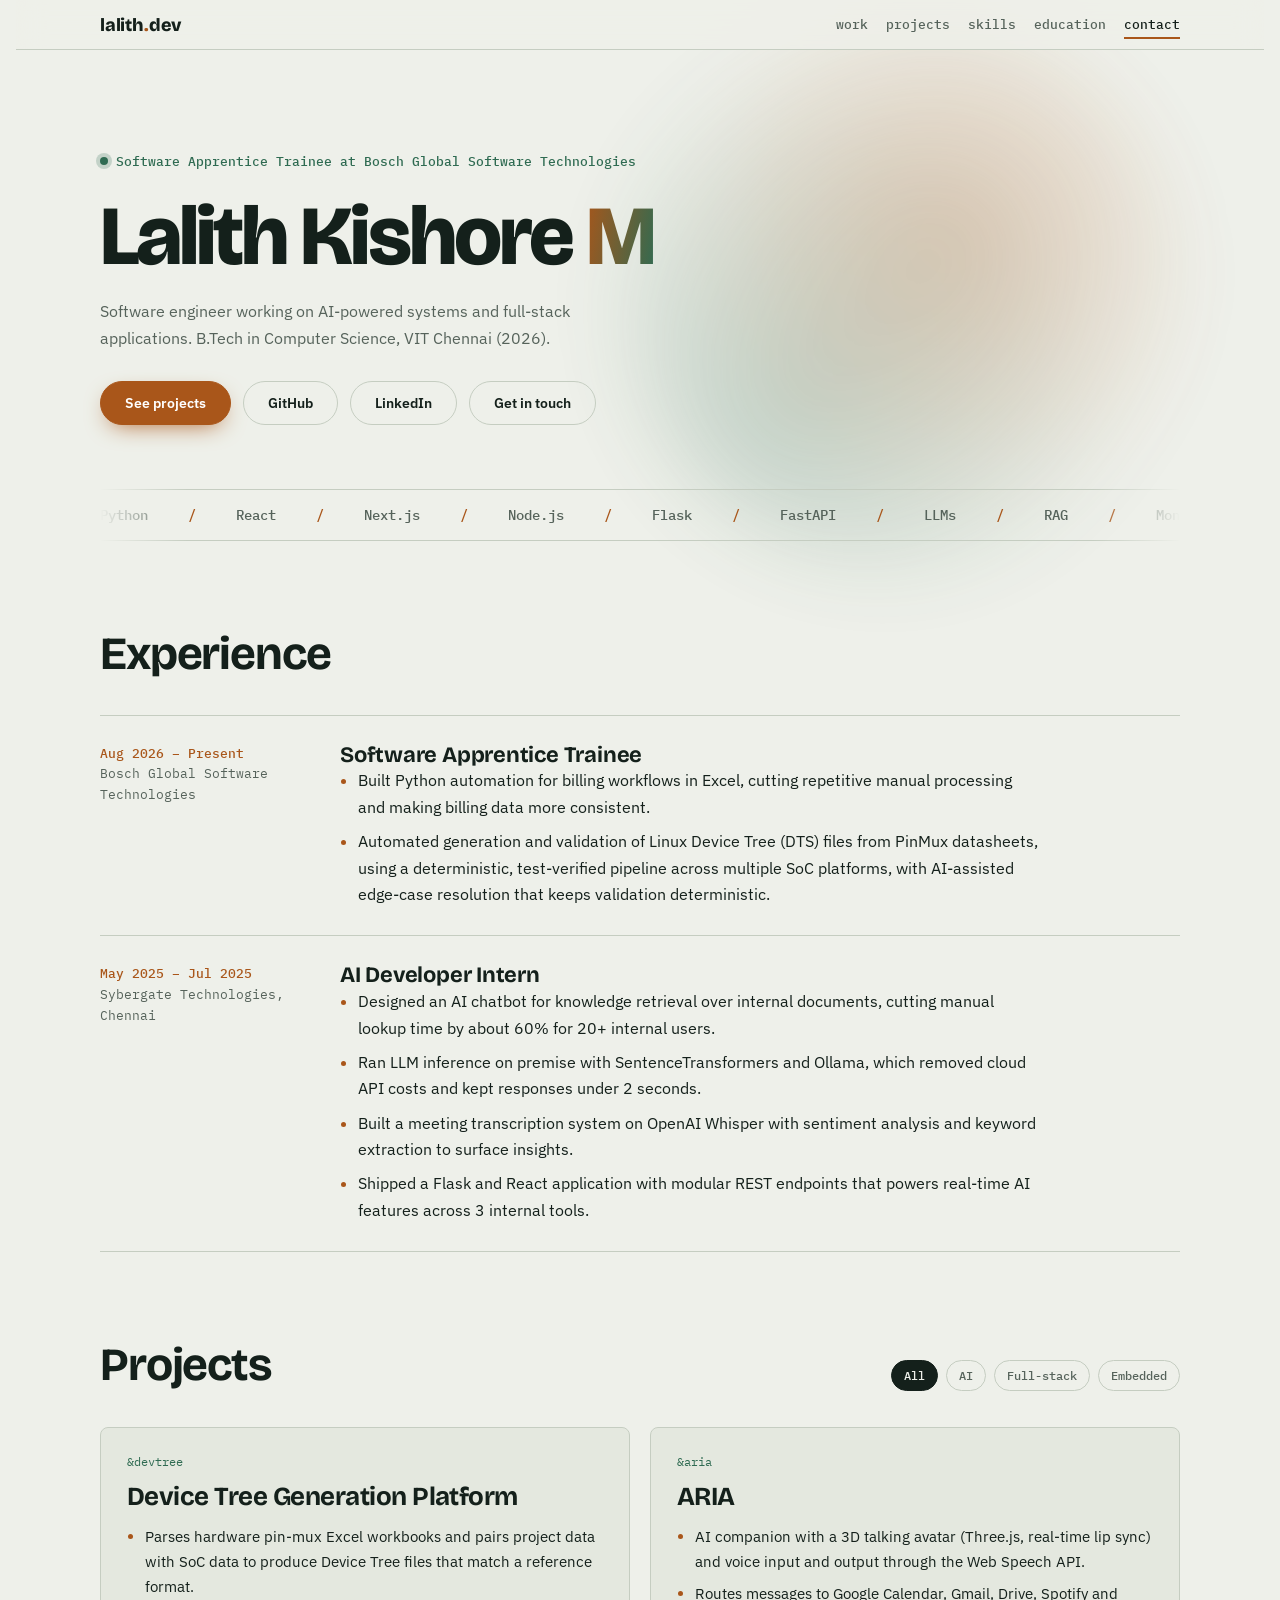
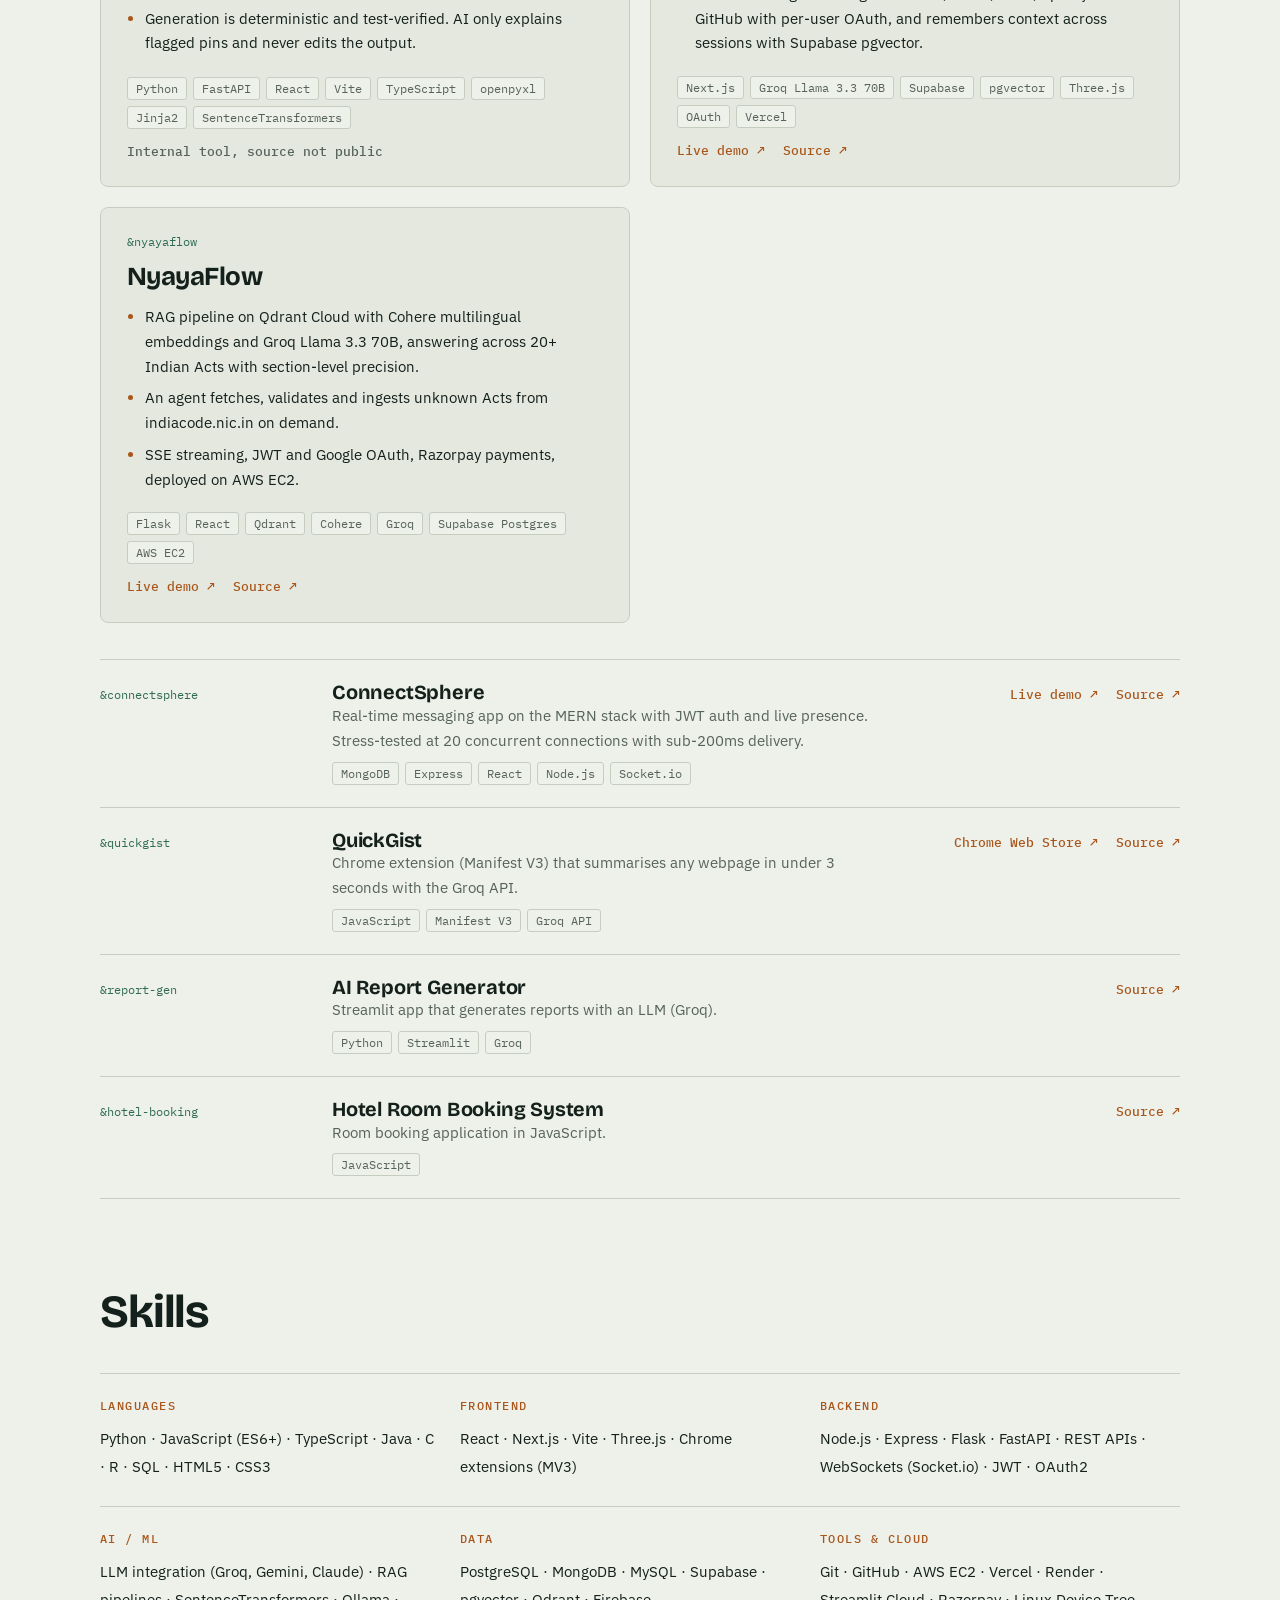
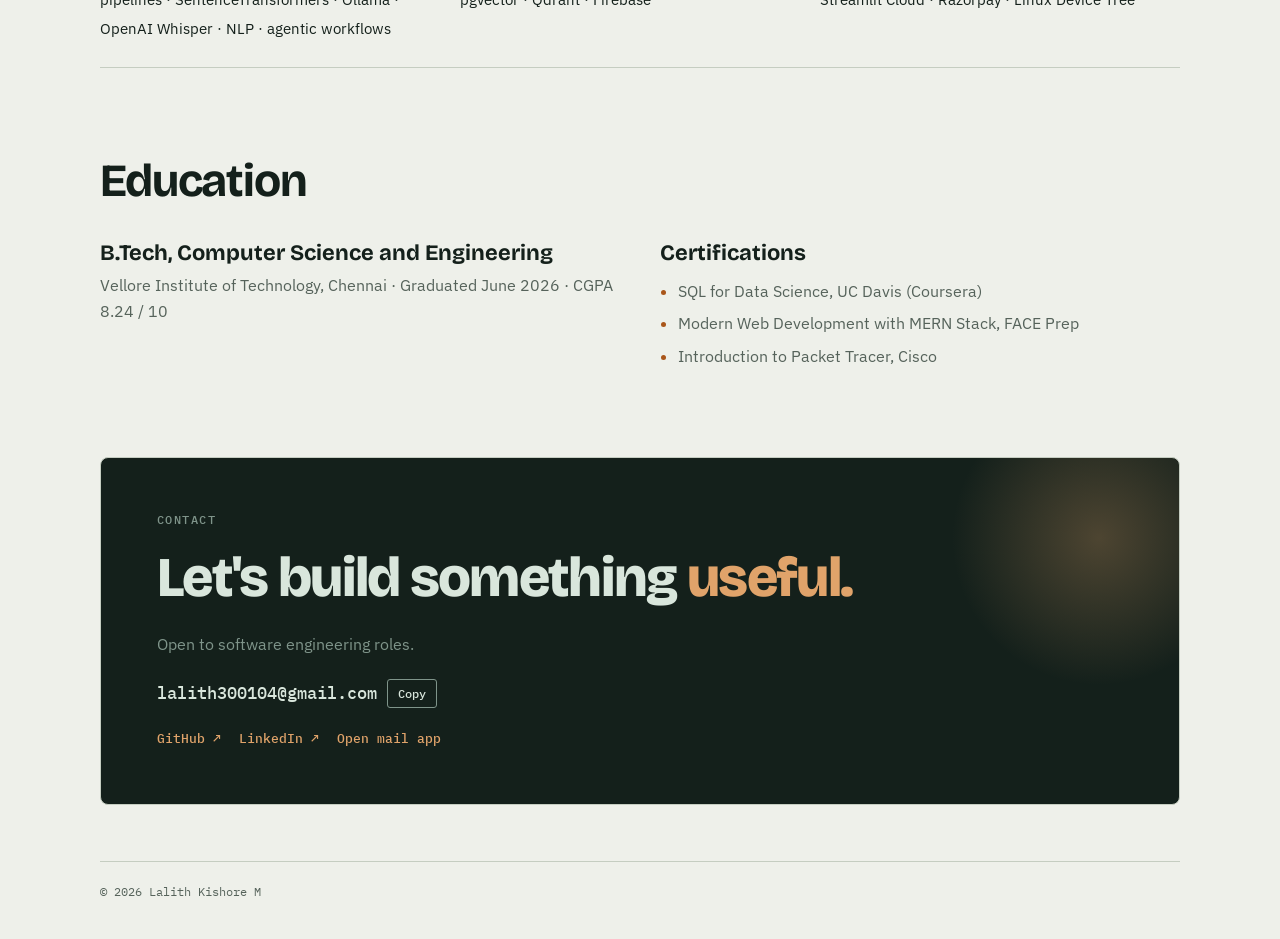
<file: index.html>
<!doctype html>
<html lang="en">
<head>
<meta charset="utf-8">
<meta name="viewport" content="width=device-width,initial-scale=1,viewport-fit=cover">
<meta name="description" content="Lalith Kishore M - software engineer working on AI systems and full-stack applications.">
<title>Lalith Kishore M</title>

<link rel="preconnect" href="https://fonts.googleapis.com">
<link rel="preconnect" href="https://fonts.gstatic.com" crossorigin>
<link rel="stylesheet" href="https://fonts.googleapis.com/css2?family=Bricolage+Grotesque:opsz,wght@12..96,500;12..96,700;12..96,800&family=IBM+Plex+Sans:wght@400;500;600&family=IBM+Plex+Mono:wght@400;500&display=swap">
<style>
html,body{margin:0}
/* Layout: single column, wide measure. Hero = name + a device-tree node as the signature object.
   Projects = two large "boards" then a ruled index of the rest. Dark-first look is solder-mask green with copper accent. */
:root{
  --bg:#eef0ea; --surface:#e4e8df; --fg:#14201b; --muted:#56635b; --line:#c5cdc1;
  --copper:#a9561a; --copper-ink:#ffffff; --trace:#2f6b52; --code-bg:#14201b; --code-fg:#d9e6dc; --code-key:#e0a36a; --code-str:#8fd0a8; --code-dim:#7f948a;
  --f-display:'Bricolage Grotesque','Segoe UI',system-ui,sans-serif;
  --f-body:'IBM Plex Sans','Segoe UI',system-ui,sans-serif;
  --f-mono:'IBM Plex Mono',ui-monospace,Consolas,monospace;
}
@media (prefers-color-scheme:dark){:root:not([data-theme="light"]){
  --bg:#0b1411; --surface:#111d18; --fg:#e3ece6; --muted:#8fa399; --line:#223229;
  --copper:#e29a5c; --copper-ink:#1a0f06; --trace:#5fb88f; --code-bg:#07100d; --code-fg:#d9e6dc; --code-key:#e29a5c; --code-str:#8fd0a8; --code-dim:#5f766b; color-scheme:dark}}
:root[data-theme="dark"]{
  --bg:#0b1411; --surface:#111d18; --fg:#e3ece6; --muted:#8fa399; --line:#223229;
  --copper:#e29a5c; --copper-ink:#1a0f06; --trace:#5fb88f; --code-bg:#07100d; --code-fg:#d9e6dc; --code-key:#e29a5c; --code-str:#8fd0a8; --code-dim:#5f766b; color-scheme:dark}

*{box-sizing:border-box}
html{scroll-behavior:smooth}
body{margin:0;background:var(--bg);color:var(--fg);font:400 16px/1.65 var(--f-body);
  padding-left:max(16px,env(safe-area-inset-left,0px));padding-right:max(16px,env(safe-area-inset-right,0px));padding-block:0}
a{color:inherit}
.wrap{max-width:1080px;margin:0 auto}
h1,h2,h3{font-family:var(--f-display);margin:0;text-wrap:balance;line-height:1.08}
p{margin:0}
.mono{font-family:var(--f-mono)}
.label{font:500 12px/1 var(--f-mono);letter-spacing:.12em;text-transform:uppercase;color:var(--muted)}
:focus-visible{outline:2px solid var(--copper);outline-offset:3px}

/* top bar */
body::before{content:"";position:fixed;inset:0 0 auto;height:env(safe-area-inset-top,0px);background:var(--bg);z-index:30}
.bar{position:sticky;top:env(safe-area-inset-top,0px);z-index:20;background:var(--bg);border-bottom:1px solid var(--line)}
.bar .wrap{display:flex;align-items:center;gap:20px;padding:12px 0}
.mark{font:800 18px var(--f-display);text-decoration:none;letter-spacing:-.01em;margin-right:auto}
.mark span{color:var(--copper)}
.bar nav{display:flex;gap:18px;flex-wrap:wrap}
.bar nav a{font:500 13px var(--f-mono);text-decoration:none;color:var(--muted)}
.bar nav a:hover{color:var(--fg)}
.tbtn{font:500 12px var(--f-mono);background:none;color:var(--fg);border:1px solid var(--line);padding:6px 10px;cursor:pointer;border-radius:3px}
.tbtn:hover{border-color:var(--copper)}
@media(max-width:640px){.bar nav{display:none}}

/* hero */
.hero{display:grid;grid-template-columns:1fr;gap:48px;align-items:center;padding:80px 0 24px;max-width:760px}
.hero>*{min-width:0}
.status{display:inline-flex;align-items:center;gap:8px;font:500 13px var(--f-mono);color:var(--trace);margin-bottom:22px}
.status i{width:8px;height:8px;border-radius:50%;background:var(--trace);box-shadow:0 0 0 4px color-mix(in srgb,var(--trace) 22%,transparent)}
.hero h1{font-size:clamp(44px,7.2vw,84px);font-weight:800;letter-spacing:-.035em}
.hero h1 em{font-style:normal;color:var(--copper)}
.role{font:500 18px/1.4 var(--f-body);margin-top:18px;color:var(--fg)}
.lede{margin-top:16px;color:var(--muted);max-width:52ch}
.cta{display:flex;flex-wrap:wrap;gap:12px;margin-top:30px}
.btn{display:inline-block;font:600 14px var(--f-body);text-decoration:none;padding:12px 20px;border-radius:3px;border:1px solid var(--line)}
.btn.main{background:var(--copper);color:var(--copper-ink);border-color:var(--copper)}
.btn:hover{transform:translateY(-1px)}
.btn.main:hover{filter:brightness(1.07)}
.btn:not(.main):hover{border-color:var(--copper)}

.dts{background:var(--code-bg);color:var(--code-fg);border-radius:6px;padding:20px 22px;font:400 13px/1.75 var(--f-mono);overflow-x:auto;border:1px solid var(--line)}
.dts .cap{display:flex;justify-content:space-between;color:var(--code-dim);font-size:11px;letter-spacing:.1em;text-transform:uppercase;margin-bottom:12px;gap:12px}
.dts pre{margin:0;font:inherit;white-space:pre}
.k{color:var(--code-key)}.s{color:var(--code-str)}.d{color:var(--code-dim)}
@media(max-width:860px){.hero{grid-template-columns:1fr;gap:36px;padding-top:44px}}

/* facts strip */
.facts{display:grid;grid-template-columns:repeat(4,1fr);border-block:1px solid var(--line)}
.facts div{padding:20px 20px 20px 0;min-width:0}
.facts div+div{padding-left:20px;border-left:1px solid var(--line)}
.facts b{display:block;font:700 26px var(--f-display);letter-spacing:-.02em;font-variant-numeric:tabular-nums}
.facts span{font-size:13px;color:var(--muted)}
@media(max-width:700px){.facts{grid-template-columns:1fr 1fr}.facts div:nth-child(3){padding-left:0;border-left:0}.facts div:nth-child(n+3){border-top:1px solid var(--line)}}

section{padding:88px 0 0}
.sh{display:flex;align-items:baseline;justify-content:space-between;gap:16px;flex-wrap:wrap;margin-bottom:36px}
.sh h2{font-size:clamp(30px,4.4vw,46px);font-weight:700;letter-spacing:-.025em}

/* experience */
.job{display:grid;grid-template-columns:200px 1fr;gap:12px 40px;padding:28px 0;border-top:1px solid var(--line)}
.job:last-child{border-bottom:1px solid var(--line)}
.job>*{min-width:0}
.job .when{font:400 13px/1.6 var(--f-mono);color:var(--muted)}
.job .when b{display:block;color:var(--copper);font-weight:500}
.job h3{font-size:22px;font-weight:700;letter-spacing:-.01em}
.job .org{color:var(--muted);margin:2px 0 14px}
.job ul{margin:0;padding-left:18px;display:grid;gap:8px;max-width:70ch}
.job li::marker{color:var(--copper)}
@media(max-width:700px){.job{grid-template-columns:1fr}}

/* projects */
.filters{display:flex;gap:8px;flex-wrap:wrap}
.chip{font:500 12px var(--f-mono);background:none;color:var(--muted);border:1px solid var(--line);padding:7px 12px;cursor:pointer;border-radius:999px}
.chip[aria-pressed="true"]{background:var(--fg);color:var(--bg);border-color:var(--fg)}
.feat{display:grid;grid-template-columns:1fr 1fr;gap:20px}
.board{background:var(--surface);border:1px solid var(--line);border-radius:8px;padding:26px;display:flex;flex-direction:column;gap:14px;min-width:0}
.board .top{display:flex;justify-content:space-between;gap:12px;align-items:center}
.node{font:400 12px var(--f-mono);color:var(--trace)}
.tag{font:500 11px var(--f-mono);letter-spacing:.08em;text-transform:uppercase;color:var(--muted)}
.board h3{font-size:26px;font-weight:700;letter-spacing:-.02em}
.board .sub{color:var(--muted);margin-top:-6px;font-size:15px}
.board ul{margin:0;padding-left:18px;display:grid;gap:7px;font-size:15px}
.board li::marker{color:var(--copper)}
.stack{display:flex;flex-wrap:wrap;gap:6px;margin-top:auto;padding-top:6px}
.stack span{font:400 12px var(--f-mono);padding:3px 8px;background:var(--bg);border:1px solid var(--line);border-radius:3px;color:var(--muted)}
.links{display:flex;gap:18px;flex-wrap:wrap;font:500 13px var(--f-mono)}
.links a{color:var(--copper);text-decoration:none;border-bottom:1px solid transparent}
.links a:hover{border-color:var(--copper)}
.links .na{color:var(--muted)}
@media(max-width:820px){.feat{grid-template-columns:1fr}}

.index{margin-top:36px;border-top:1px solid var(--line)}
.row{display:grid;grid-template-columns:200px 1fr auto;gap:8px 32px;padding:22px 0;border-bottom:1px solid var(--line);align-items:baseline}
.row>*{min-width:0}
.row h3{font-size:20px;font-weight:700;letter-spacing:-.01em}
.row p{color:var(--muted);font-size:15px;max-width:62ch}
.row .stack{margin:8px 0 0;padding:0}
.row .links{justify-content:flex-end}
@media(max-width:800px){.row{grid-template-columns:1fr}.row .links{justify-content:flex-start}}
[hidden]{display:none!important}

/* skills */
.skills{display:grid;grid-template-columns:repeat(3,1fr);gap:0;border-top:1px solid var(--line)}
.skills div{padding:24px 24px 24px 0;border-bottom:1px solid var(--line);min-width:0}
.skills h3{font:500 12px var(--f-mono);letter-spacing:.12em;text-transform:uppercase;color:var(--copper);margin-bottom:12px}
.skills p{font-size:15px;line-height:1.9}
@media(max-width:820px){.skills{grid-template-columns:1fr}}

/* education */
.two{display:grid;grid-template-columns:1fr 1fr;gap:40px}
.two>*{min-width:0}
.two h3{font-size:22px;font-weight:700}
.two p{color:var(--muted);margin-top:6px}
.two ul{margin:12px 0 0;padding-left:18px;display:grid;gap:6px;color:var(--muted)}
.two li::marker{color:var(--copper)}
@media(max-width:700px){.two{grid-template-columns:1fr}}

/* contact */
.contact{padding:88px 0 56px}
.contact .box{background:var(--code-bg);color:var(--code-fg);border-radius:8px;padding:clamp(28px,5vw,56px);display:grid;gap:22px;border:1px solid var(--line)}
.contact h2{font-size:clamp(32px,5vw,56px);font-weight:800;letter-spacing:-.03em}
.contact h2 em{font-style:normal;color:var(--code-key)}
.contact p{color:var(--code-dim);max-width:52ch}
.mail{display:flex;gap:10px;flex-wrap:wrap;align-items:center}
.mail code{font:500 17px var(--f-mono);overflow-wrap:anywhere}
.mail button{font:500 12px var(--f-mono);background:none;color:var(--code-fg);border:1px solid var(--code-dim);padding:6px 10px;border-radius:3px;cursor:pointer}
.mail button:hover{border-color:var(--code-key)}
.contact .links a{color:var(--code-key)}
footer{border-top:1px solid var(--line);padding:22px 0 40px;display:flex;justify-content:space-between;gap:12px;flex-wrap:wrap;font:400 12px var(--f-mono);color:var(--muted)}
@media(prefers-reduced-motion:reduce){html{scroll-behavior:auto}.btn:hover{transform:none}}

/* ---- motion & polish ---- */
.progress{position:fixed;left:0;top:env(safe-area-inset-top,0px);height:3px;width:100%;transform:scaleX(0);transform-origin:0 50%;background:linear-gradient(90deg,var(--trace),var(--copper));z-index:40}
.bar{background:color-mix(in srgb,var(--bg) 82%,transparent);-webkit-backdrop-filter:blur(14px);backdrop-filter:blur(14px)}
.bar nav a{position:relative;padding:4px 0;transition:color .25s}
.bar nav a::after{content:"";position:absolute;left:0;right:0;bottom:-2px;height:2px;background:var(--copper);transform:scaleX(0);transform-origin:0 50%;transition:transform .35s cubic-bezier(.2,.8,.2,1)}
.bar nav a.on{color:var(--fg)}
.bar nav a.on::after,.bar nav a:hover::after{transform:scaleX(1)}

html,body{overflow-x:clip}
.hero{position:relative;max-width:none;padding:96px 0 40px}
.hero>div{max-width:780px}
.glow{position:absolute;inset:-40px 0 auto auto;width:560px;height:560px;max-width:90vw;border-radius:50%;pointer-events:none;z-index:-1;
  background:radial-gradient(circle at var(--gx,60%) var(--gy,40%),color-mix(in srgb,var(--copper) 34%,transparent),transparent 60%),radial-gradient(circle at 30% 70%,color-mix(in srgb,var(--trace) 30%,transparent),transparent 62%);
  filter:blur(40px);opacity:.75;animation:drift 14s ease-in-out infinite alternate}
@keyframes drift{from{transform:translate3d(0,0,0) scale(1)}to{transform:translate3d(-40px,30px,0) scale(1.12)}}
.hero .status,.hero h1,.hero .lede,.hero .cta{animation:rise .8s cubic-bezier(.2,.8,.2,1) both}
.hero h1{animation-delay:.08s}.hero .lede{animation-delay:.18s}.hero .cta{animation-delay:.28s}
@keyframes rise{from{opacity:0;transform:translateY(22px)}to{opacity:1;transform:none}}
.hero h1 em{background:linear-gradient(100deg,var(--copper),var(--trace));-webkit-background-clip:text;background-clip:text;color:transparent}
.btn{transition:transform .25s,filter .25s,border-color .25s,box-shadow .25s;border-radius:999px;padding:12px 24px}
.btn.main{box-shadow:0 8px 24px -10px var(--copper)}
.btn:hover{transform:translateY(-2px)}

.strip{overflow:hidden;border-block:1px solid var(--line);margin-top:24px;-webkit-mask-image:linear-gradient(90deg,transparent,#000 8%,#000 92%,transparent);mask-image:linear-gradient(90deg,transparent,#000 8%,#000 92%,transparent)}
.strip div{display:flex;gap:40px;width:max-content;padding:16px 0;font:500 14px var(--f-mono);color:var(--muted);animation:slide 38s linear infinite}
.strip span::after{content:"/";margin-left:40px;color:var(--copper)}
@keyframes slide{to{transform:translateX(-50%)}}

.board,.row{position:relative}
.board{transition:transform .35s cubic-bezier(.2,.8,.2,1),border-color .35s,box-shadow .35s;overflow:hidden}
.board::before{content:"";position:absolute;inset:0;pointer-events:none;opacity:0;transition:opacity .35s;
  background:radial-gradient(420px circle at var(--mx,50%) var(--my,0%),color-mix(in srgb,var(--copper) 16%,transparent),transparent 65%)}
.board:hover{transform:translateY(-6px);border-color:var(--copper);box-shadow:0 22px 40px -24px color-mix(in srgb,var(--copper) 60%,transparent)}
.board:hover::before{opacity:1}
.board>*{position:relative}
.row{transition:padding-left .35s cubic-bezier(.2,.8,.2,1),background .35s}
.row:hover{padding-left:16px;background:linear-gradient(90deg,color-mix(in srgb,var(--copper) 9%,transparent),transparent 70%)}
.row h3{transition:color .25s}.row:hover h3{color:var(--copper)}
.job{transition:background .3s}
.chip{transition:background .25s,color .25s,border-color .25s,transform .25s}
.chip:hover{border-color:var(--copper);transform:translateY(-1px)}
.stack span{transition:border-color .25s,color .25s}
.board:hover .stack span{border-color:color-mix(in srgb,var(--copper) 50%,var(--line))}
.skills div{transition:background .3s}
.skills div:hover{background:color-mix(in srgb,var(--surface) 70%,transparent)}
.showin{animation:pop .45s cubic-bezier(.2,.8,.2,1) both}
@keyframes pop{from{opacity:0;transform:translateY(14px) scale(.98)}to{opacity:1;transform:none}}
.rv{opacity:0;transform:translateY(26px);transition:opacity .8s cubic-bezier(.2,.8,.2,1),transform .8s cubic-bezier(.2,.8,.2,1);transition-delay:var(--d,0s)}
.rv.in{opacity:1;transform:none}
.contact .box{position:relative;overflow:hidden}
.contact .box::after{content:"";position:absolute;right:-80px;top:-80px;width:320px;height:320px;border-radius:50%;background:radial-gradient(circle,color-mix(in srgb,var(--code-key) 28%,transparent),transparent 65%);pointer-events:none}
.contact .box>*{position:relative;z-index:1}
@media(prefers-reduced-motion:reduce){.glow,.strip div,.hero .status,.hero h1,.hero .lede,.hero .cta,.showin{animation:none}.rv{opacity:1;transform:none;transition:none}.board:hover,.row:hover{transform:none}}
</style>

<div class="progress" id="prog"></div>
</head>
<body>
<header class="bar"><div class="wrap">
  <a class="mark" href="#top">lalith<span>.</span>dev</a>
  <nav aria-label="Sections"><a href="#work">work</a><a href="#projects">projects</a><a href="#skills">skills</a><a href="#about">education</a><a href="#contact">contact</a></nav>
</div></header>

<main class="wrap" id="top">
  <div class="hero">
    <div class="glow" id="glow"></div>
    <div>
      <div class="status"><i></i>Software Apprentice Trainee at Bosch Global Software Technologies</div>
      <h1>Lalith Kishore <em>M</em></h1>
            <p class="lede">Software engineer working on AI-powered systems and full-stack applications. B.Tech in Computer Science, VIT Chennai (2026).</p>
      <div class="cta">
        <a class="btn main" href="#projects">See projects</a>
        <a class="btn" href="https://github.com/lalith301" target="_blank" rel="noopener">GitHub</a>
        <a class="btn" href="https://www.linkedin.com/in/mlalithkishore/" target="_blank" rel="noopener">LinkedIn</a>
        <a class="btn" href="#contact">Get in touch</a>
      </div>
    </div>
  </div>

  <div class="strip" aria-hidden="true"><div><span>Python</span><span>React</span><span>Next.js</span><span>Node.js</span><span>Flask</span><span>FastAPI</span><span>LLMs</span><span>RAG</span><span>MongoDB</span><span>PostgreSQL</span><span>Supabase</span><span>AWS</span><span>Socket.io</span><span>Linux Device Tree</span><span>Python</span><span>React</span><span>Next.js</span><span>Node.js</span><span>Flask</span><span>FastAPI</span><span>LLMs</span><span>RAG</span><span>MongoDB</span><span>PostgreSQL</span><span>Supabase</span><span>AWS</span><span>Socket.io</span><span>Linux Device Tree</span></div></div>

  <section id="work">
    <div class="sh"><h2>Experience</h2></div>
    <div>
      <article class="job">
        <div class="when"><b>Aug 2026 – Present</b>Bosch Global Software Technologies</div>
        <div>
          <h3>Software Apprentice Trainee</h3>
          <ul>
            <li>Built Python automation for billing workflows in Excel, cutting repetitive manual processing and making billing data more consistent.</li>
            <li>Automated generation and validation of Linux Device Tree (DTS) files from PinMux datasheets, using a deterministic, test-verified pipeline across multiple SoC platforms, with AI-assisted edge-case resolution that keeps validation deterministic.</li>
          </ul>
        </div>
      </article>
      <article class="job">
        <div class="when"><b>May 2025 – Jul 2025</b>Sybergate Technologies, Chennai</div>
        <div>
          <h3>AI Developer Intern</h3>
          <ul>
            <li>Designed an AI chatbot for knowledge retrieval over internal documents, cutting manual lookup time by about 60% for 20+ internal users.</li>
            <li>Ran LLM inference on premise with SentenceTransformers and Ollama, which removed cloud API costs and kept responses under 2 seconds.</li>
            <li>Built a meeting transcription system on OpenAI Whisper with sentiment analysis and keyword extraction to surface insights.</li>
            <li>Shipped a Flask and React application with modular REST endpoints that powers real-time AI features across 3 internal tools.</li>
          </ul>
        </div>
      </article>
    </div>
  </section>

  <section id="projects">
    <div class="sh">
      <h2>Projects</h2>
      <div class="filters" role="group" aria-label="Filter projects">
        <button class="chip" type="button" data-f="all" aria-pressed="true">All</button>
        <button class="chip" type="button" data-f="ai" aria-pressed="false">AI</button>
        <button class="chip" type="button" data-f="web" aria-pressed="false">Full-stack</button>
        <button class="chip" type="button" data-f="embedded" aria-pressed="false">Embedded</button>
      </div>
    </div>

    <div class="feat">
      <article class="board" data-c="embedded ai">
        <div class="top"><span class="node">&amp;devtree</span></div>
        <h3>Device Tree Generation Platform</h3>
        <ul>
          <li>Parses hardware pin-mux Excel workbooks and pairs project data with SoC data to produce Device Tree files that match a reference format.</li>
          <li>Generation is deterministic and test-verified. AI only explains flagged pins and never edits the output.</li>
        </ul>
        <div class="stack"><span>Python</span><span>FastAPI</span><span>React</span><span>Vite</span><span>TypeScript</span><span>openpyxl</span><span>Jinja2</span><span>SentenceTransformers</span></div>
        <div class="links"><span class="na">Internal tool, source not public</span></div>
      </article>

      <article class="board" data-c="ai web">
        <div class="top"><span class="node">&amp;aria</span></div>
        <h3>ARIA</h3>
        <ul>
          <li>AI companion with a 3D talking avatar (Three.js, real-time lip sync) and voice input and output through the Web Speech API.</li>
          <li>Routes messages to Google Calendar, Gmail, Drive, Spotify and GitHub with per-user OAuth, and remembers context across sessions with Supabase pgvector.</li>
        </ul>
        <div class="stack"><span>Next.js</span><span>Groq Llama 3.3 70B</span><span>Supabase</span><span>pgvector</span><span>Three.js</span><span>OAuth</span><span>Vercel</span></div>
        <div class="links"><a href="https://aria-mocha-nine.vercel.app" target="_blank" rel="noopener">Live demo ↗</a><a href="https://github.com/lalith301/ARIA" target="_blank" rel="noopener">Source ↗</a></div>
      </article>

      <article class="board" data-c="ai web">
        <div class="top"><span class="node">&amp;nyayaflow</span></div>
        <h3>NyayaFlow</h3>
        <ul>
          <li>RAG pipeline on Qdrant Cloud with Cohere multilingual embeddings and Groq Llama 3.3 70B, answering across 20+ Indian Acts with section-level precision.</li>
          <li>An agent fetches, validates and ingests unknown Acts from indiacode.nic.in on demand.</li>
          <li>SSE streaming, JWT and Google OAuth, Razorpay payments, deployed on AWS EC2.</li>
        </ul>
        <div class="stack"><span>Flask</span><span>React</span><span>Qdrant</span><span>Cohere</span><span>Groq</span><span>Supabase Postgres</span><span>AWS EC2</span></div>
        <div class="links"><a href="https://nyayaflow-five.vercel.app" target="_blank" rel="noopener">Live demo ↗</a><a href="https://github.com/lalith301/Nyayaflow" target="_blank" rel="noopener">Source ↗</a></div>
      </article>
    </div>

    <div class="index" id="index">
      <article class="row" data-c="web">
        <span class="node">&amp;connectsphere</span>
        <div><h3>ConnectSphere</h3><p>Real-time messaging app on the MERN stack with JWT auth and live presence. Stress-tested at 20 concurrent connections with sub-200ms delivery.</p>
          <div class="stack"><span>MongoDB</span><span>Express</span><span>React</span><span>Node.js</span><span>Socket.io</span></div></div>
        <div class="links"><a href="https://connect-sphere-client-sigma.vercel.app" target="_blank" rel="noopener">Live demo ↗</a><a href="https://github.com/lalith301/ConnectSphere" target="_blank" rel="noopener">Source ↗</a></div>
      </article>
      <article class="row" data-c="ai">
        <span class="node">&amp;quickgist</span>
        <div><h3>QuickGist</h3><p>Chrome extension (Manifest V3) that summarises any webpage in under 3 seconds with the Groq API.</p>
          <div class="stack"><span>JavaScript</span><span>Manifest V3</span><span>Groq API</span></div></div>
        <div class="links"><a href="https://chromewebstore.google.com/detail/quickgist/joeanhhepkfbjnfjbmonmcjkhnjpkafc" target="_blank" rel="noopener">Chrome Web Store ↗</a><a href="https://github.com/lalith301/QuickGist" target="_blank" rel="noopener">Source ↗</a></div>
      </article>
      <article class="row" data-c="ai">
        <span class="node">&amp;report-gen</span>
        <div><h3>AI Report Generator</h3><p>Streamlit app that generates reports with an LLM (Groq).</p>
          <div class="stack"><span>Python</span><span>Streamlit</span><span>Groq</span></div></div>
        <div class="links"><a href="https://github.com/lalith301/ai-report-generator" target="_blank" rel="noopener">Source ↗</a></div>
      </article>
      <article class="row" data-c="web">
        <span class="node">&amp;hotel-booking</span>
        <div><h3>Hotel Room Booking System</h3><p>Room booking application in JavaScript.</p>
          <div class="stack"><span>JavaScript</span></div></div>
        <div class="links"><a href="https://github.com/lalith301/Hotel-Room-Booking-System" target="_blank" rel="noopener">Source ↗</a></div>
      </article>
    </div>
  </section>

  <section id="skills">
    <div class="sh"><h2>Skills</h2></div>
    <div class="skills">
      <div><h3>Languages</h3><p>Python · JavaScript (ES6+) · TypeScript · Java · C · R · SQL · HTML5 · CSS3</p></div>
      <div><h3>Frontend</h3><p>React · Next.js · Vite · Three.js · Chrome extensions (MV3)</p></div>
      <div><h3>Backend</h3><p>Node.js · Express · Flask · FastAPI · REST APIs · WebSockets (Socket.io) · JWT · OAuth2</p></div>
      <div><h3>AI / ML</h3><p>LLM integration (Groq, Gemini, Claude) · RAG pipelines · SentenceTransformers · Ollama · OpenAI Whisper · NLP · agentic workflows</p></div>
      <div><h3>Data</h3><p>PostgreSQL · MongoDB · MySQL · Supabase · pgvector · Qdrant · Firebase</p></div>
      <div><h3>Tools &amp; cloud</h3><p>Git · GitHub · AWS EC2 · Vercel · Render · Streamlit Cloud · Razorpay · Linux Device Tree</p></div>
    </div>
  </section>

  <section id="about">
    <div class="sh"><h2>Education</h2></div>
    <div class="two">
      <div>
        <h3>B.Tech, Computer Science and Engineering</h3>
        <p>Vellore Institute of Technology, Chennai · Graduated June 2026 · CGPA 8.24 / 10</p>
        
      </div>
      <div>
        <h3>Certifications</h3>
        <ul>
          <li>SQL for Data Science, UC Davis (Coursera)</li>
          <li>Modern Web Development with MERN Stack, FACE Prep</li>
          <li>Introduction to Packet Tracer, Cisco</li>
        </ul>
      </div>
    </div>
  </section>

  <div class="contact" id="contact">
    <div class="box">
      <span class="label" style="color:var(--code-dim)">Contact</span>
      <h2>Let's build something <em>useful.</em></h2>
      <p>Open to software engineering roles.</p>
      <div class="mail"><code id="addr">lalith300104@gmail.com</code><button type="button" id="copy">Copy</button></div>
      <div class="links"><a href="https://github.com/lalith301" target="_blank" rel="noopener">GitHub ↗</a><a href="https://www.linkedin.com/in/mlalithkishore/" target="_blank" rel="noopener">LinkedIn ↗</a><a href="mailto:lalith300104@gmail.com">Open mail app</a></div>
    </div>
  </div>
  <footer><span>© 2026 Lalith Kishore M</span></footer>
</main>

<script>
(function(){
  var chips=document.querySelectorAll('.chip'),items=document.querySelectorAll('[data-c]');
  chips.forEach(function(c){c.addEventListener('click',function(){
    var f=c.dataset.f;
    chips.forEach(function(x){x.setAttribute('aria-pressed',x===c?'true':'false')});
    var n=0;items.forEach(function(el){var show=(f==='all'||el.dataset.c.split(' ').indexOf(f)>-1);el.hidden=!show;el.classList.remove('showin');if(show){el.classList.add('rv','in');el.style.setProperty('--d','0s');void el.offsetWidth;el.style.animationDelay=(n++*0.05)+'s';el.classList.add('showin')}});
  })});

  // progress, active nav, glow, reveal, spotlight
  var prog=document.getElementById('prog');
  function onScroll(){var h=document.documentElement.scrollHeight-innerHeight;prog.style.transform='scaleX('+(h>0?Math.min(1,scrollY/h):0)+')'}
  addEventListener('scroll',onScroll,{passive:true});onScroll();
  var links=[].slice.call(document.querySelectorAll('.bar nav a'));
  var secs=links.map(function(a){return document.querySelector(a.getAttribute('href'))});
  if('IntersectionObserver' in window){
    var so=new IntersectionObserver(function(es){es.forEach(function(e){if(e.isIntersecting){links.forEach(function(a){a.classList.toggle('on',a.getAttribute('href')==='#'+e.target.id)})}})},{rootMargin:'-45% 0px -50% 0px'});
    secs.forEach(function(x){x&&so.observe(x)});
    var reduce=matchMedia('(prefers-reduced-motion: reduce)').matches;
    if(!reduce){
      var ro=new IntersectionObserver(function(es){es.forEach(function(e){if(e.isIntersecting){e.target.classList.add('in');ro.unobserve(e.target)}})},{threshold:.08});
      document.querySelectorAll('.sh,.job,.board,.row,.skills div,.two>div,.contact .box').forEach(function(el,i){
        if(el.getBoundingClientRect().top<innerHeight)return;
        el.classList.add('rv');el.style.setProperty('--d',((i%3)*0.07)+'s');ro.observe(el)});
    }
  }
  var hero=document.querySelector('.hero'),glow=document.getElementById('glow');
  hero.addEventListener('pointermove',function(e){var r=hero.getBoundingClientRect();glow.style.setProperty('--gx',((e.clientX-r.left)/r.width*100)+'%');glow.style.setProperty('--gy',((e.clientY-r.top)/r.height*100)+'%')});
  document.querySelectorAll('.board').forEach(function(b){b.addEventListener('pointermove',function(e){var r=b.getBoundingClientRect();b.style.setProperty('--mx',(e.clientX-r.left)+'px');b.style.setProperty('--my',(e.clientY-r.top)+'px')})});
  var cp=document.getElementById('copy');
  cp.addEventListener('click',function(){
    var txt=document.getElementById('addr').textContent;
    function done(){cp.textContent='Copied';setTimeout(function(){cp.textContent='Copy'},1600)}
    function sel(){var r=document.createRange();r.selectNodeContents(document.getElementById('addr'));var s=getSelection();s.removeAllRanges();s.addRange(r);cp.textContent='Selected'}
    try{navigator.clipboard.writeText(txt).then(done,sel)}catch(e){sel()}
  });
})();
</script>

</body>
</html>
</file>
